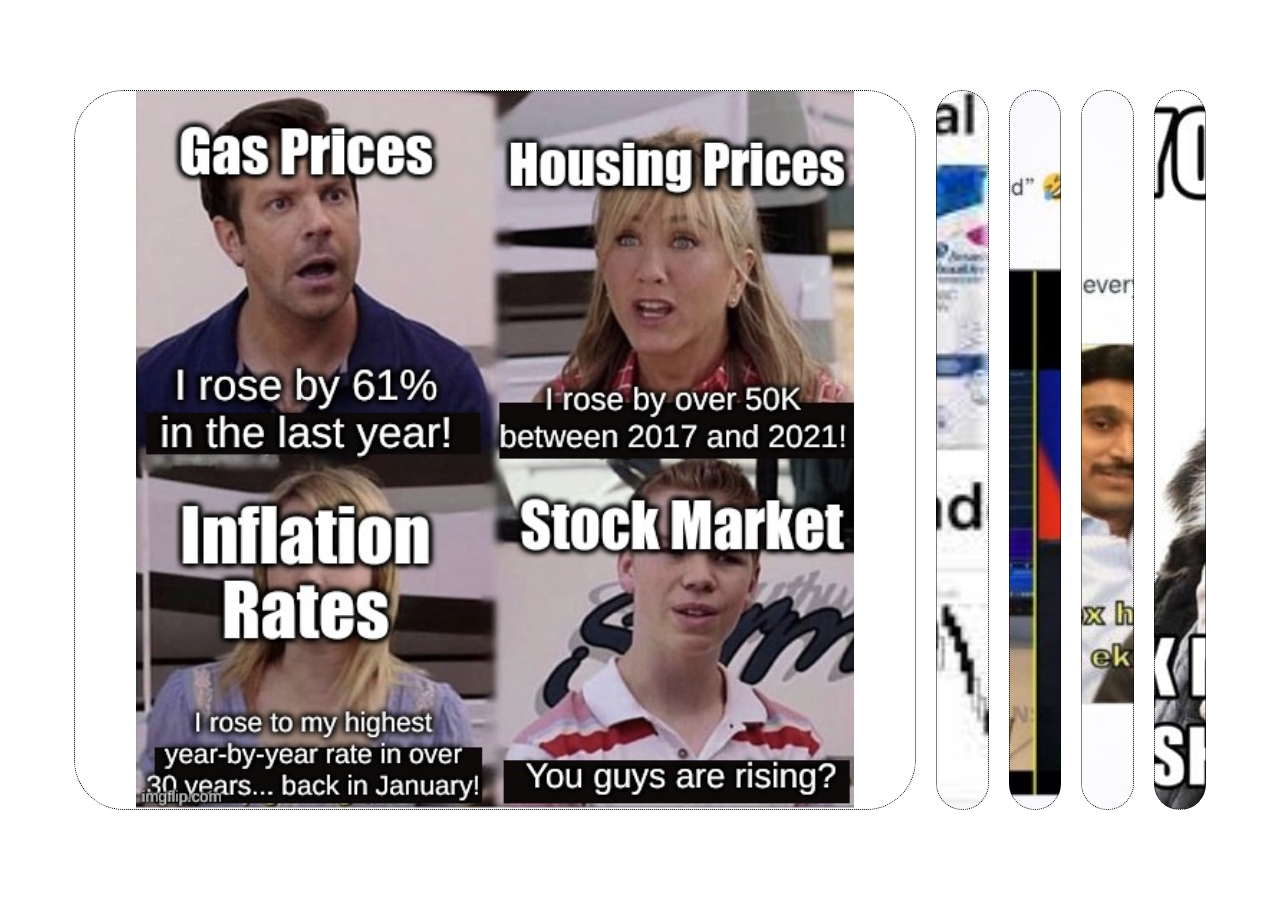
<file: Day 1 P1/index.html>
<!DOCTYPE html>
<html lang="en">
<head>
    <meta charset="UTF-8">
    <meta http-equiv="X-UA-Compatible" content="IE=edge">
    <meta name="viewport" content="width=device-width, initial-scale=1.0">
    <!-- <link rel="stylesheet" href="https://cdnjs.cloudflare.com/ajax/libs/font-awesome/6.1.1/css/all.min.css" integrity="sha512-KfkfwYDsLkIlwQp6LFnl8zNdLGxu9YAA1QvwINks4PhcElQSvqcyVLLD9aMhXd13uQjoXtEKNosOWaZqXgel0g==" crossorigin="anonymous" referrerpolicy="no-referrer" /> -->
    <link rel="stylesheet" href="style.css">
    <title>Day 1 Project 1 Expanding Cards</title>

</head>
<body>

    <div class="container">
        <div class="panel active" style="background-image: url('memes/67oq0m.jpg')">
            <h2></h2>
        </div>
        <div class="panel" style="background-image: url('memes/download.jfif')">
            <h2></h2>
        </div>
        <div class="panel" style="background-image: url('memes/meme2stockmarketcrash-784x441.jpg')">
            <h2></h2>
        </div>
        <div class="panel" style="background-image: url('memes/stockmarketcrash-784x441.jpg')">
            <h2></h2>
        </div>
        <div class="panel" style="background-image: url('memes/stock-market-memes-and-comics-brace-yourself-the-stock-market-is-crashing.jpg')">
            <h2></h2>
        </div>
    </div>

</body>
<script src="script.js"></script>
</html>
</file>
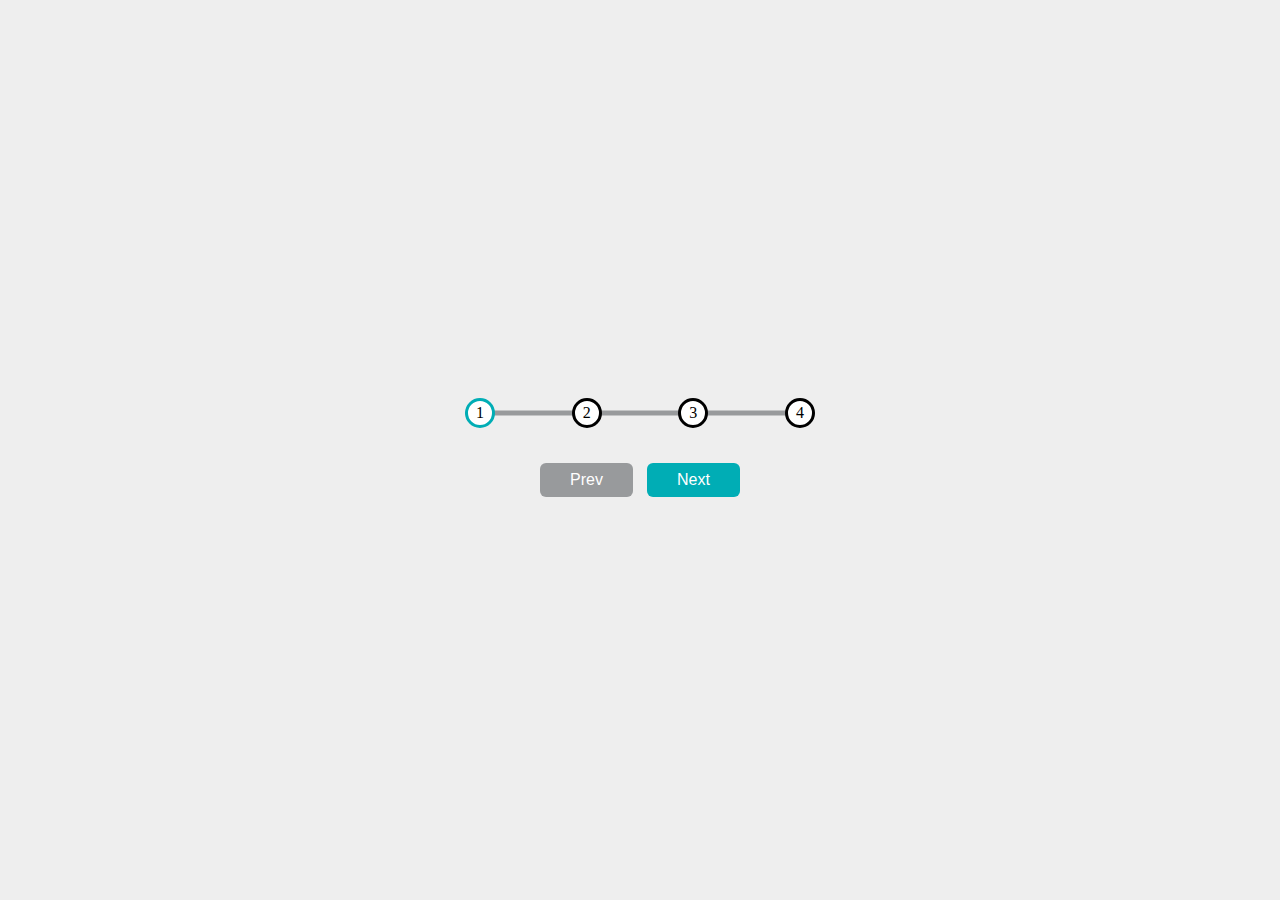
<file: Day 2 P2/index.html>
<!DOCTYPE html>
<html lang="en">
<head>
    <meta charset="UTF-8">
    <meta http-equiv="X-UA-Compatible" content="IE=edge">
    <meta name="viewport" content="width=device-width, initial-scale=1.0">
    <!-- <link rel="stylesheet" href="https://cdnjs.cloudflare.com/ajax/libs/font-awesome/6.1.1/css/all.min.css" integrity="sha512-KfkfwYDsLkIlwQp6LFnl8zNdLGxu9YAA1QvwINks4PhcElQSvqcyVLLD9aMhXd13uQjoXtEKNosOWaZqXgel0g==" crossorigin="anonymous" referrerpolicy="no-referrer" /> -->
    <link rel="stylesheet" href="style.css">
    <title>Day 2 Project 2</title>

</head>
<body>

    <div class="container">

        <div class="progress-container">
            <div class="progress" id="progress"></div>
            <div class="circle active">1</div>
            <div class="circle">2</div>
            <div class="circle">3</div>
            <div class="circle">4</div>
        </div>

        <button class="btn" id="prev" disabled>Prev</button>
        <button class="btn" id="next">Next</button>

    </div>

</body>
<script src="script.js"></script>
</html>
</file>
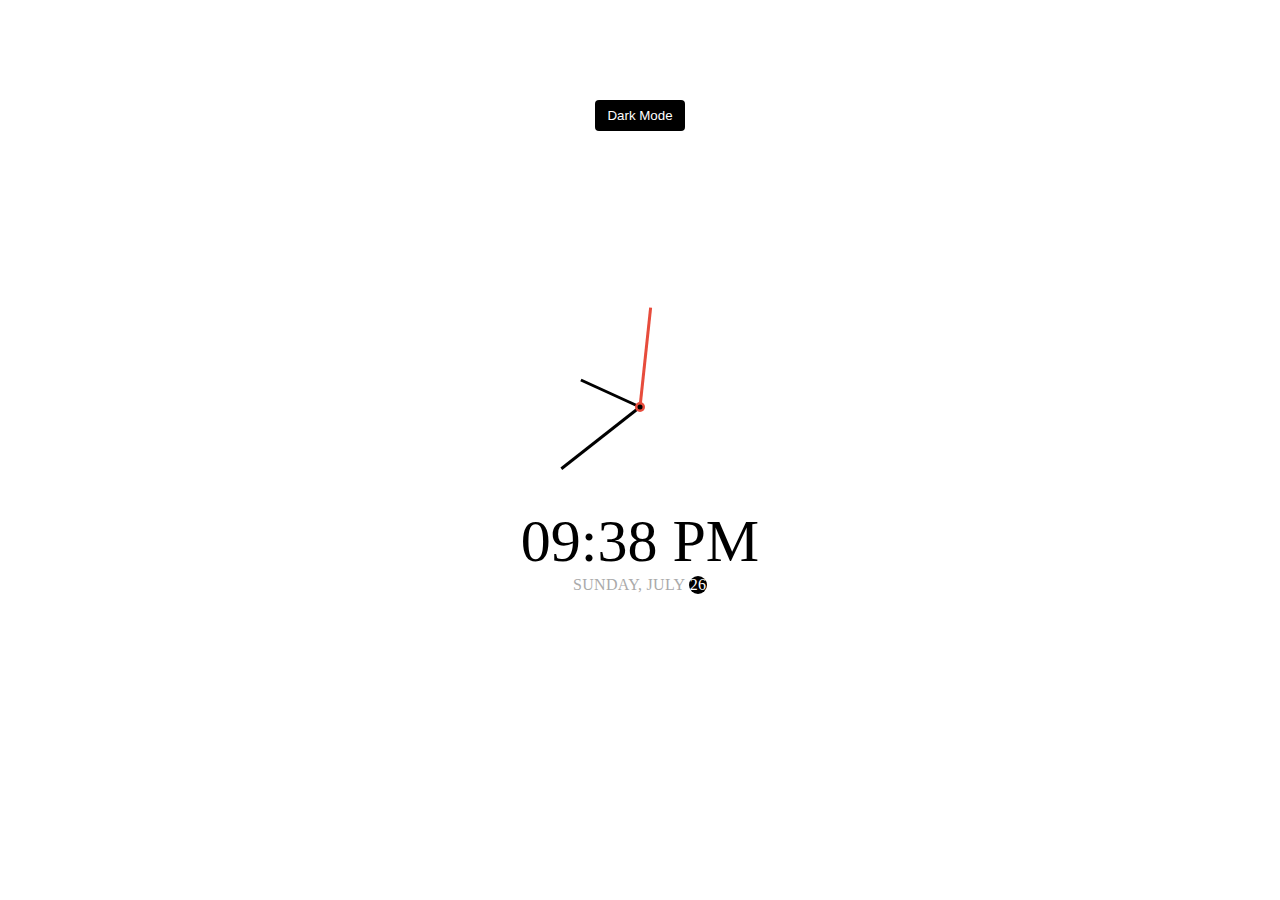
<file: Day 3 P3/index.html>
<!DOCTYPE html>
<html lang="en">
<head>
    <meta charset="UTF-8">
    <meta http-equiv="X-UA-Compatible" content="IE=edge">
    <meta name="viewport" content="width=device-width, initial-scale=1.0">
    <!-- <link rel="stylesheet" href="https://cdnjs.cloudflare.com/ajax/libs/font-awesome/6.1.1/css/all.min.css" integrity="sha512-KfkfwYDsLkIlwQp6LFnl8zNdLGxu9YAA1QvwINks4PhcElQSvqcyVLLD9aMhXd13uQjoXtEKNosOWaZqXgel0g==" crossorigin="anonymous" referrerpolicy="no-referrer" /> -->
    <link rel="stylesheet" href="style.css">
    <title>Day 3 Project 3</title>

</head>
<body>

    <button class="toggle">Dark Mode</button>

    <div class="clock-container">
        <div class="clock">
            <div class="needle hour"></div>
            <div class="needle minute"></div>
            <div class="needle second"></div>
            <div class="center-point"></div>
        </div>

        <div class="time"></div>
        <div class="date"><span class="circle"></span></div>
    </div> 

</body>
<script src="script.js"></script>
</html>
</file>
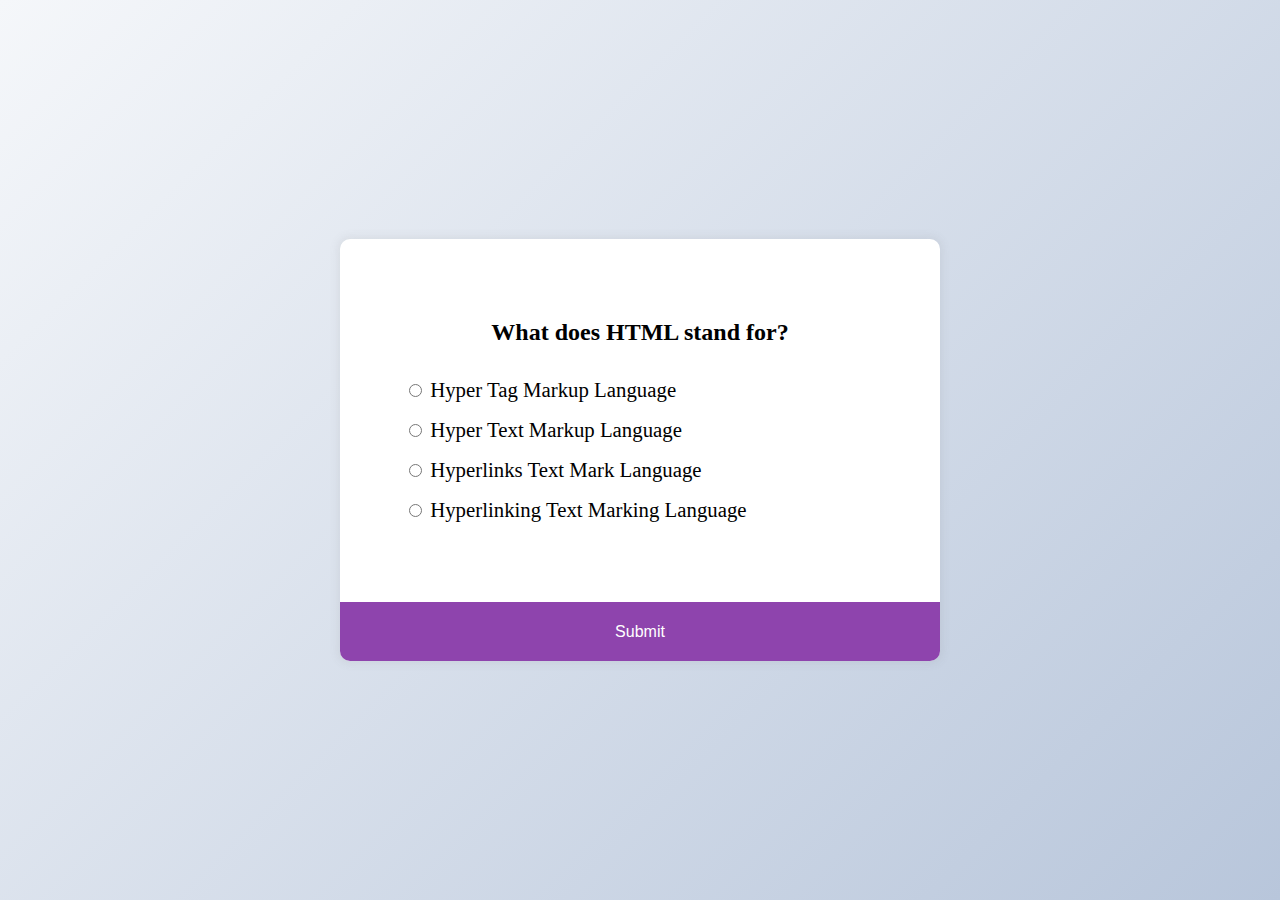
<file: Day 4 P4/index.html>
<!DOCTYPE html>
<html lang="en">
<head>
    <meta charset="UTF-8">
    <meta http-equiv="X-UA-Compatible" content="IE=edge">
    <meta name="viewport" content="width=device-width, initial-scale=1.0">
    <!-- <link rel="stylesheet" href="https://cdnjs.cloudflare.com/ajax/libs/font-awesome/6.1.1/css/all.min.css" integrity="sha512-KfkfwYDsLkIlwQp6LFnl8zNdLGxu9YAA1QvwINks4PhcElQSvqcyVLLD9aMhXd13uQjoXtEKNosOWaZqXgel0g==" crossorigin="anonymous" referrerpolicy="no-referrer" /> -->
    <link rel="stylesheet" href="style.css">
    <title>Day 4 Project 4</title>

</head>
<body>
        
    <div class="quiz-container" id="quiz">
        <div class="quiz-header">
            <h2 id="question">Question Text</h2>
            <ul>
                <li>
                    <input type="radio" name="answer" id="a" class="answer">
                    <label for="a" id="a_text">Question</label>
                </li>

                <li>
                    <input type="radio" name="answer" id="b" class="answer">
                    <label for="b" id="b_text">Question</label>
                </li>

                <li>
                    <input type="radio" name="answer" id="c" class="answer">
                    <label for="c" id="c_text">Question</label>
                </li>

                <li>
                    <input type="radio" name="answer" id="d" class="answer">
                    <label for="d" id="d_text">Question</label>
                </li>
            </ul>
        </div>
        <button id="submit">Submit</button>
    </div>

</body>
<script src="script.js"></script>
</html>
</file>
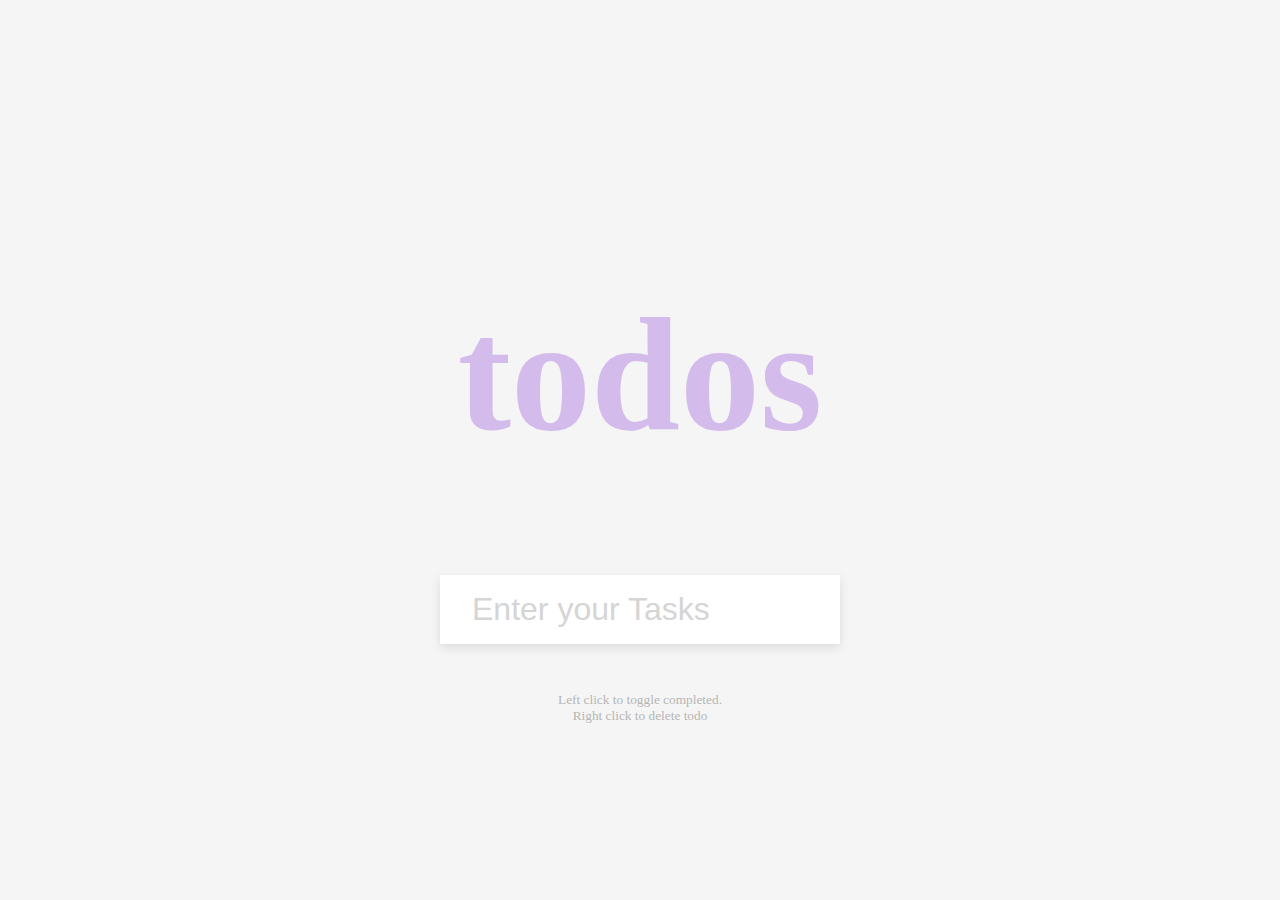
<file: Day 6 P6/index.html>
<!DOCTYPE html>
<html lang="en">
<head>
    <meta charset="UTF-8">
    <meta http-equiv="X-UA-Compatible" content="IE=edge">
    <meta name="viewport" content="width=device-width, initial-scale=1.0">
    <!-- <link rel="stylesheet" href="https://cdnjs.cloudflare.com/ajax/libs/font-awesome/6.1.1/css/all.min.css" integrity="sha512-KfkfwYDsLkIlwQp6LFnl8zNdLGxu9YAA1QvwINks4PhcElQSvqcyVLLD9aMhXd13uQjoXtEKNosOWaZqXgel0g==" crossorigin="anonymous" referrerpolicy="no-referrer" /> -->
    <link rel="stylesheet" href="style.css">
    <title>Day 1 Project 1</title>

</head>
<body>
    <h1>todos</h1>
    <form action="" id="form">
        <input type="text" class="input" id="input" autocomplete="off" placeholder="Enter your Tasks">

        <ul id="todos" class="todos">
            <!-- <li>My First Task</li>
            <li>My First Task</li>
            <li class="completed">My First Task</li> -->
        </ul>
    </form>
    <small>
        Left click to toggle completed.<br>
        Right click to delete todo
    </small>
</body>
<script src="script.js"></script>
</html>
</file>
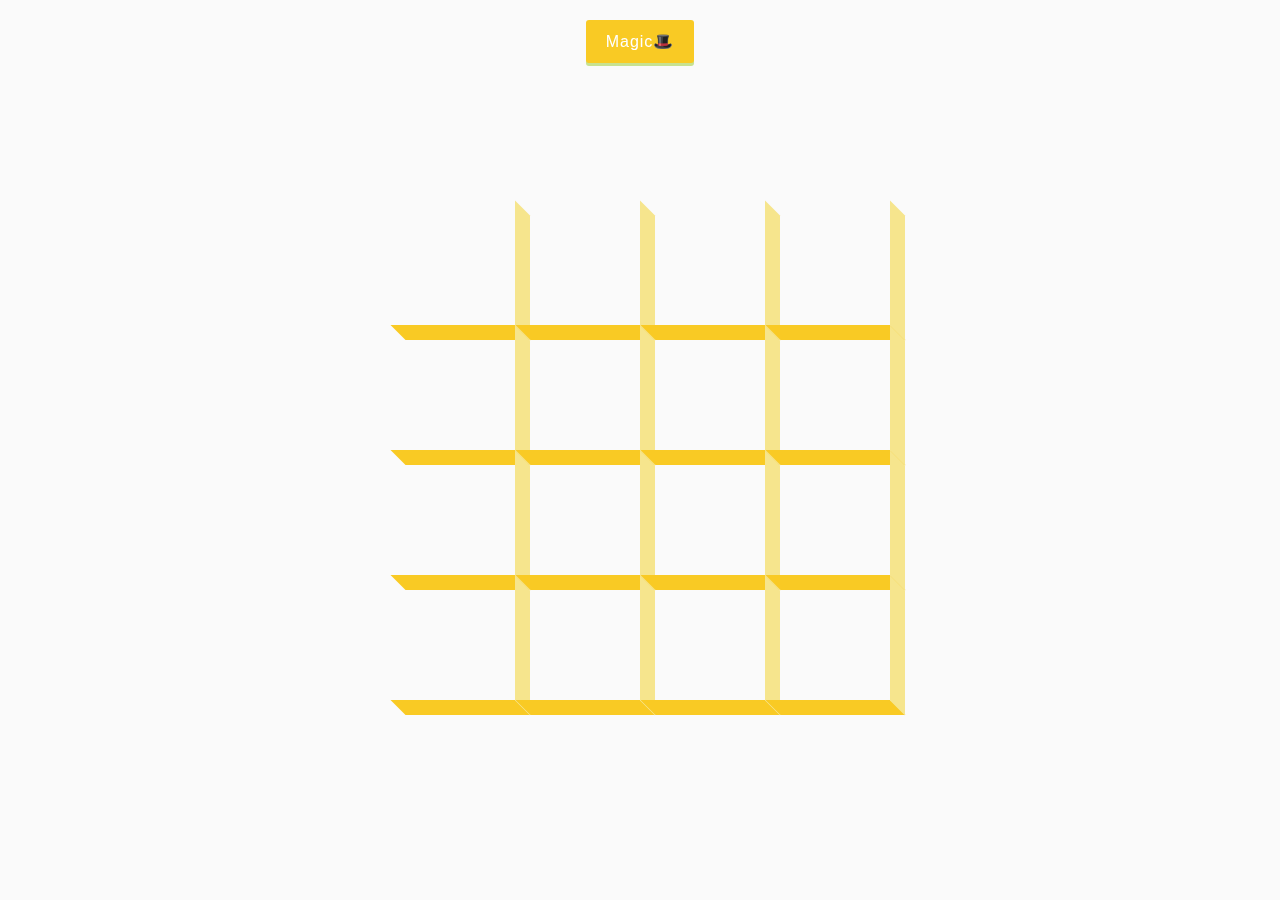
<file: Day 7 P7/index.html>
<!DOCTYPE html>
<html lang="en">
<head>
    <meta charset="UTF-8">
    <meta http-equiv="X-UA-Compatible" content="IE=edge">
    <meta name="viewport" content="width=device-width, initial-scale=1.0">
    <!-- <link rel="stylesheet" href="https://cdnjs.cloudflare.com/ajax/libs/font-awesome/6.1.1/css/all.min.css" integrity="sha512-KfkfwYDsLkIlwQp6LFnl8zNdLGxu9YAA1QvwINks4PhcElQSvqcyVLLD9aMhXd13uQjoXtEKNosOWaZqXgel0g==" crossorigin="anonymous" referrerpolicy="no-referrer" /> -->
    <link rel="stylesheet" href="style.css">
    <title>Day 7 Project 7</title>

</head>
<body>

    <button class="magic" id="btn">Magic🎩</button>
    <div class="boxes" id="boxes"></div>

</body>
<script src="script.js"></script>
</html>
</file>
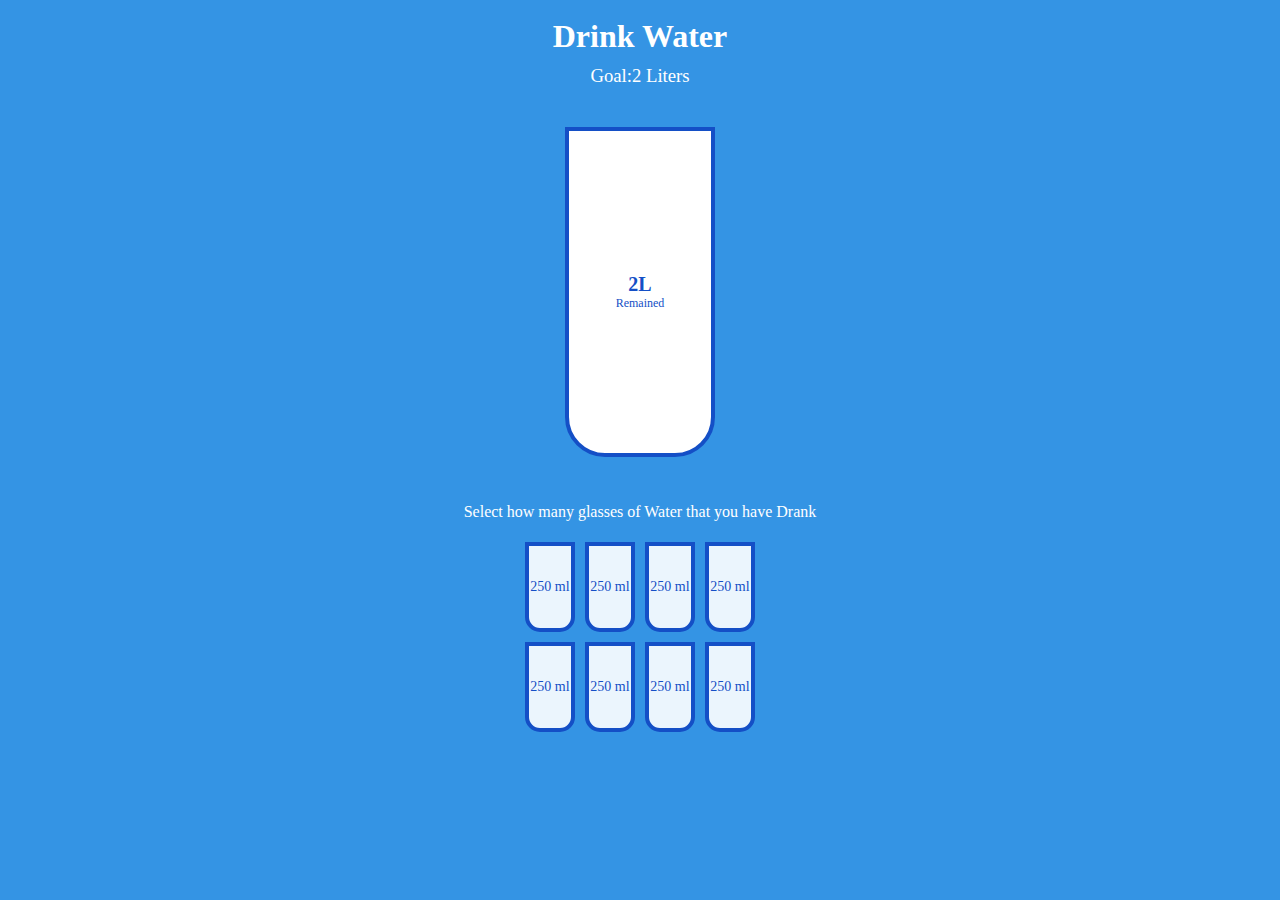
<file: Day 8 P8/index.html>
<!DOCTYPE html>
<html lang="en">
<head>
    <meta charset="UTF-8">
    <meta http-equiv="X-UA-Compatible" content="IE=edge">
    <meta name="viewport" content="width=device-width, initial-scale=1.0">
    <!-- <link rel="stylesheet" href="https://cdnjs.cloudflare.com/ajax/libs/font-awesome/6.1.1/css/all.min.css" integrity="sha512-KfkfwYDsLkIlwQp6LFnl8zNdLGxu9YAA1QvwINks4PhcElQSvqcyVLLD9aMhXd13uQjoXtEKNosOWaZqXgel0g==" crossorigin="anonymous" referrerpolicy="no-referrer" /> -->
    <link rel="stylesheet" href="style.css">
    <title>Day 8 Project 8</title>

</head>
<body>

    <h1>Drink Water</h1>
    <h3>Goal:2 Liters</h3>

    <div class="cup">
        <div class="remained" id="remained">
            <span id="liters"></span>
            <small>Remained</small>
        </div>

        <div class="percentage" id="percentage"></div>

    </div>

    <p class="text">Select how many glasses of Water that you have Drank</p>

    <div class="cups">
        <div class="cup cup-small">250 ml</div>
        <div class="cup cup-small">250 ml</div>
        <div class="cup cup-small">250 ml</div>
        <div class="cup cup-small">250 ml</div>
        <div class="cup cup-small">250 ml</div>
        <div class="cup cup-small">250 ml</div>
        <div class="cup cup-small">250 ml</div>
        <div class="cup cup-small">250 ml</div>
    </div>
</body>
<script src="script.js"></script>
</html>
</file>
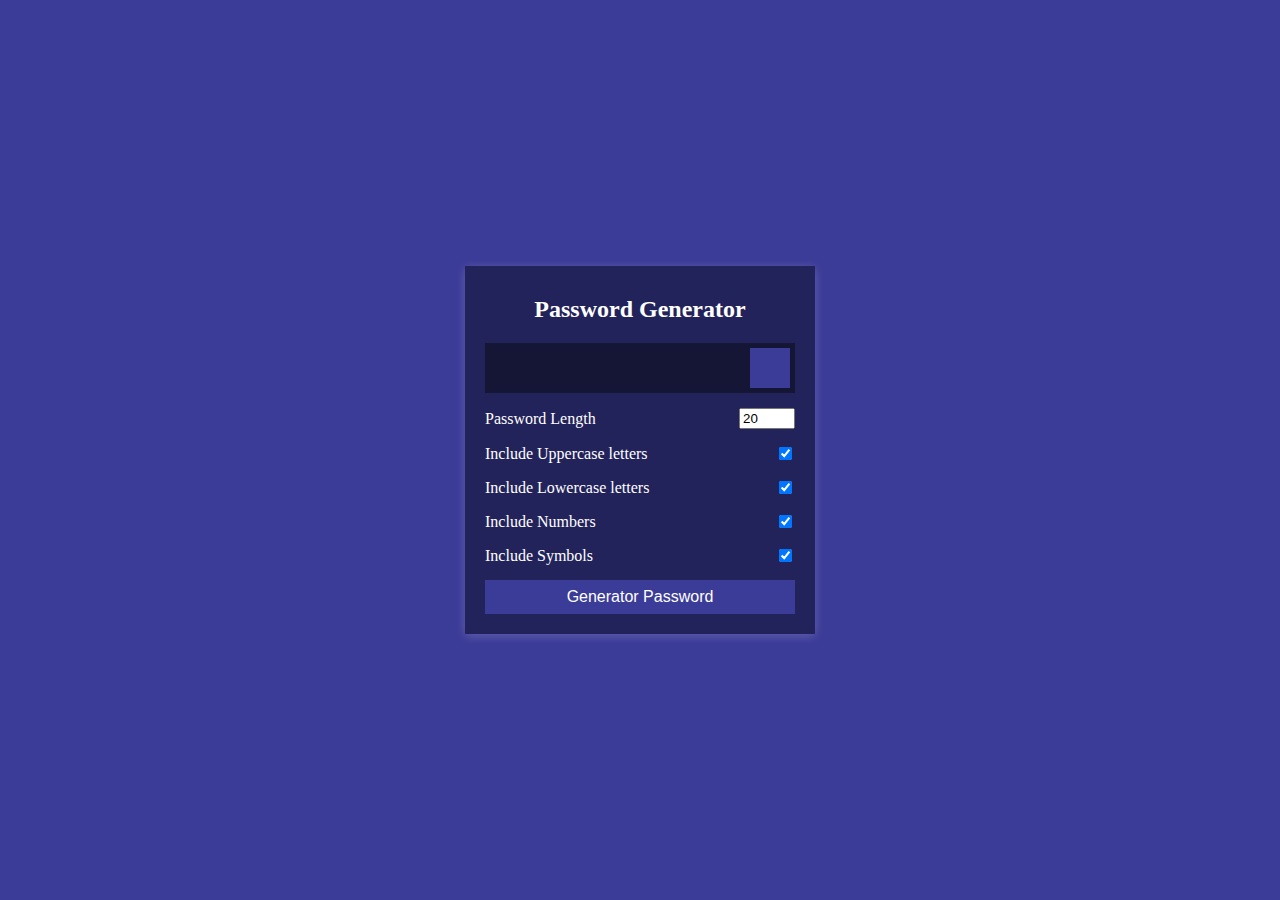
<file: Day 9 D9/index.html>
<!DOCTYPE html>
<html lang="en">
<head>
    <meta charset="UTF-8">
    <meta http-equiv="X-UA-Compatible" content="IE=edge">
    <meta name="viewport" content="width=device-width, initial-scale=1.0">
    <link rel="stylesheet" href="https://cdnjs.cloudflare.com/ajax/libs/font-awesome/6.1.1/css/all.min.css" integrity="sha512-KfkfwYDsLkIlwQp6LFnl8zNdLGxu9YAA1QvwINks4PhcElQSvqcyVLLD9aMhXd13uQjoXtEKNosOWaZqXgel0g==" crossorigin="anonymous" referrerpolicy="no-referrer" />
    <link rel="stylesheet" href="style.css">
    <title>Day 9 Project 9</title>

</head>
<body>
    <div class="container">
        <h2>Password Generator</h2>
        <div class="result-container">
            <span id="result"></span>
            <button class="btn" id="clipboard">
              <i class="far fa-clipboard"></i>
            </button>
          </div>
        <div class="settings">
            <div class="setting">
                <label>Password Length</label>
                <input type="number" id="length" min="4" max="20" value="20">
            </div>
            <div class="setting">
                <label>Include Uppercase letters</label>
                <input type="checkbox" id="uppercase" checked>
            </div>
            <div class="setting">
                <label>Include Lowercase letters</label>
                <input type="checkbox" id="lowercase" checked>
            </div>
            <div class="setting">
                <label>Include Numbers</label>
                <input type="checkbox" id="numbers" checked>
            </div>
            <div class="setting">
                <label>Include Symbols</label>
                <input type="checkbox" id="symbols" checked>
            </div>
        </div>
        <button class="btn btn-large" id="generator">
            Generator Password
        </button>
    </div>

</body>
<script src="script.js"></script>
</html>
</file>
<file: Day 1 P1/style.css>
*{
    box-sizing:border-box;
}

body{
    font-family:Arial, Helvetica, sans-serif sans-serif;
    display:flex;
    align-items:center;
    justify-content:center;
    height:100vh;
    overflow:hidden;
    margin:0;
}

.container{
    display:flex;
    width:90vw;
}

.panel{
    background-size:auto 100%;
    background-repeat:no-repeat;
    background-position:center;
    height:80vh;
    border-radius:50px;
    cursor: pointer;
    flex:0.3;
    margin: 10px;
    position: relative;
    transition:flex 0.2s ease-in;
    border: 1px dotted black;
}

.panel h2{
    font-size:24px;
    position:absolute;
    left:20px;
    bottom:20px;
    margin:0;
    opacity: 0;
}

.panel.active{
    flex: 5;
}

.panel.active h2 {
    opacity: 1;
}

@media(max-width:480px){
    .container{
        width:100vw;
    }
    .panel:nth-of-type(4),
    .panel:nth-of-type(5){
        display: none;
    }
}
</file>
<file: Day 2 P2/style.css>
*{
    box-sizing:border-box;
}

body{
    background-color: #EEEEEE;
    font-family:Arial, Helvetica, sans-serif sans-serif;
    display:flex;
    align-items:center;
    justify-content:center;
    height:100vh;
    overflow:hidden;
    margin:0;
}

.container{
    text-align:center;
}

.progress-container{
    display:flex;
    justify-content:space-between;
    position: relative;
    max-width:100%;
    width: 350px;
    margin-bottom:30px;
}

.progress-container::before{
    content: " ";
    background-color:#989a9c;
    position: absolute;
    top: 50%;
    left: 0;
    transform:translateY(-50%);
    height: 5px;
    width: 100%;
    z-index: -1;
    border-radius: 5px;
}

.progress{
    background-color: #00ADB5;
    position: absolute;
    top: 50%;
    left: 0;
    transform:translateY(-50%);
    height: 5px;
    width: 0%;
    z-index: -1;
    transition: 0.4s ease;
}

.circle{
    display:flex;
    align-items: center;
    justify-content: center;
    border: 3px solid black;
    background-color:#fff;
    color: black;
    border-radius: 50%;
    height: 30px;
    width: 30px;
    transition: 0.4s ease
}

.circle.active {
    border-color:#00ADB5;
}

.btn{
    background-color:#00ADB5;
    color: white;
    border-radius: 6px;
    border: 0;
    cursor: pointer;
    padding: 8px 30px;
    margin: 5px;    
    font-size:16px;
}

.btn:active{
    transform:scale(0.98);
}

.btn:focus{
    outline:0;
}

.btn:disabled{
    background-color: #989a9c;
    cursor:not-allowed;
}
</file>
<file: Day 3 P3/style.css>
*{
    box-sizing:border-box;
}

:root{
    --primary-color:#000;
    --secondary-color:#fff;
}

html{
    transition: all 0.5s ease-in;
}

html.dark{
    --primary-color:#fff;
    --secondary-color:#333;
}

html.dark{
    background-color:#111;
    color:var(--primary-color);
}

body{
    font-family:Arial, Helvetica, sans-serif sans-serif;
    display:flex;
    align-items:center;
    justify-content:center;
    height:100vh;
    overflow:hidden;
    margin:0;
}

.toggle{
    background-color:var(--primary-color);
    color:var(--secondary-color);
    border: 0;
    border-radius:4px;
    padding: 8px 12px;
    position:absolute;
    top:100px;
    cursor: pointer;
}

.toggle:focus{
    outline:none;
}

.clock-container{
    display:flex;
    flex-direction:column;
    justify-content:space-between;
    align-items:center;
}

.clock{
    position: relative;
    width:200px;
    height:200px;
}

.needle{
    background-color:var(--primary-color);
    position:absolute;
    top:50%;
    left:50%;
    height:65px;
    width:3px;
    transform-origin:bottom center;
    transition: all 0.5s ease-in;
}

.needle.hour{
    transform:translate(-50%,-100%) rotate(0deg);
}

.needle.minute{
    transform:translate(-50%,-100%) rotate(0deg);
    height:100px;
}

.needle.second{
    transform:translate(-50%,-100%) rotate(0deg);
    height:100px;
    background-color:#E74C3C;
}

.center-point{
    background-color:#E74C3C;
    width: 10px;
    height: 10px;
    position:absolute;
    top: 50%;
    left: 50%;
    transform: translate(-50%,-50%);
    border-radius:50%;
}

.center-point::after{
    content:"";
    background-color:var(--primary-color);
    width: 5px;
    height: 5px;
    position:absolute;
    top: 50%;
    left: 50%;
    transform: translate(-50%,-50%);
    border-radius:50%;
}

.time{
    font-size:60px;
}

.date{
    color: #aaa;
    font-size: 16px;
    letter-spacing: 0.3px;
    text-transform: uppercase;
}

.date .circle{
    background-color:var(--primary-color);
    color:var(--secondary-color);
    border-radius:50%;
    width: 18px;
    height: 18px;
    display: inline-flex;
    align-items:center;
    justify-content:center;
    line-height: 18px;
    transition: all 0.5s ease-in;
}
</file>
<file: Day 4 P4/style.css>
*{
    box-sizing:border-box;
}

body{
    font-family:Arial, Helvetica, sans-serif sans-serif;
    background-color: #b8c6db;
    background-image:linear-gradient(315deg,#b8c6db 0%,#f5f7fa 100%);
    display:flex;
    align-items:center;
    justify-content:center;
    height:100vh;
    overflow:hidden;
    margin:0;
}

.quiz-container{
    background-color: #fff;
    border-radius:10px;
    box-shadow:0 0 10px 2px rgba(100,100,100,0.1);
    width: 600px;
    overflow:hidden;
}

.quiz-header{
    padding: 4rem;
}

h2{
    padding: 1rem;
    text-align: center;
    margin: 0;
}

ul{
    list-style: none;
    padding: 0;
}

ul li{
    font-size:1.3rem;
    margin: 1rem 0;
}

ul li label{
    cursor: pointer;
}

button{
    background-color:#8e44ad;
    color:#fff;
    border: none;
    display: block;
    width: 100%;
    cursor: pointer;
    font-size:1rem;
    padding:1.3rem;
}

button:hover{
    background-color:#732d91;
}

button:focus{
    outline: none;
    background-color:#5e3370;
}
</file>
<file: Day 6 P6/style.css>
*{
    box-sizing:border-box;
}

body{
    background-color: #f5f5f5;
    color: #444;
    font-family:Arial, Helvetica, sans-serif sans-serif;
    display:flex;
    flex-direction:column;
    align-items:center;
    justify-content:center;
    height:100vh;
    overflow:scroll;
    margin:0;
}

h1{
    color:rgb(179,131,226);
    font-size:10rem;
    text-align: center;
    opacity:0.5;
}

form{
    box-shadow: 0 4px 10px rgba(0,0,0,0.1);
    max-width:100%;
    width:400px;
}

.input{
    border:none;
    color:#444;
    font-size:2rem;
    padding:1rem 2rem;
    display:block;
    width:100%;
}

.input:focus{
    outline-color:rgb(179,131,226); ;
}

.input::placeholder{
    color:#d5d5d5;
}

.todos{
    background-color:#fff;
    padding:0;
    margin:0;
    list-style:none;
}

.todos li{
    border-top:1px solid #e5e5e5;
    cursor: pointer;
    font-size:1.5rem;
    padding:1rem 2rem;
}

.todos li.completed{
    color:#b6b6b6;
    text-decoration: line-through;
}

small{
    color:#b5b5b5;;
    margin-top: 3rem;
    text-align: center;
}
</file>
<file: Day 7 P7/style.css>
*{
    box-sizing:border-box;
}

body{
    background-color:#fafafa;
    font-family:Arial, Helvetica, sans-serif sans-serif;
    display:flex;
    flex-direction:column;
    align-items:center;
    justify-content:center;
    height:100vh;
    overflow:scroll;
    margin:0;
}

.magic{
    background-color:#f9ca24;
    color:#fff;
    border:0;
    border-radius:3px;
    font-size:16px;
    padding:12px 20px;
    cursor: pointer;    
    position:fixed;
    top:20px;
    letter-spacing: 1px;
    box-shadow: 0 3px rgba(149,202,36,0.5);
    z-index: 100px;
}

.boxes{
    display: flex;
    flex-wrap: wrap;
    justify-content: space-around;
    height: 500px;
    width: 500px;
    position: relative;
}

.boxes.big{
    height:600px;
    width:600px;    
}

.boxes.big .box {
    transform: rotateZ(360deg);
}  

.box{
  background-image: url('https://c.tenor.com/Y6xLdwWm4hIAAAAd/minions-despicable-me.gif');
  background-repeat: no-repeat;
  background-size: 500px 500px;
  position: relative;
  height: 125px;
  width: 125px;
  transition:0.4s ease;
}

.box::after{
    content: " ";
    background-color: #f6e58d;
    position: absolute;
    top:8px;
    right:-15px;
    height: 100%;
    width:15px;
    transform: skewY(45deg);
}

.box::before{
    content: " ";
    background-color: #f9ca24;
    position: absolute;
    bottom: -15px;
    left:8px;
    height: 15px;
    width:100%;
    transform: skewX(45deg);
}
</file>
<file: Day 8 P8/style.css>
*{
    box-sizing:border-box;
}

:root{
    --border--color:#144fc6;
    --fill--color:#6ab3f8;
}

body{
    background-color:#3494e4;
    color: #fff;
    font-family:Arial, Helvetica, sans-serif sans-serif;
    display:flex;
    flex-direction:column;
    align-items:center;
    margin-bottom:40px;
}

h1{
    margin: 10px 0 0;
}

h3{
    font-weight: 400;
    margin:10px 0;
}

.cup{
    background-color: #fff;
    border:4px solid var(--border--color);
    color: var(--border--color);
    border-radius:0 0 40px 40px;
    height:330px;
    width:150px;
    margin: 30px 0;
    display:flex;
    flex-direction:column;
    overflow: hidden;
}

.cup.cup-small{
    width: 50px;
    height:90px;
    border-radius:0 0 15px 15px;
    background-color: rgba(255,255,255,0.9);
    cursor:pointer;
    font-size:14px;
    align-items:center;
    justify-content:center;
    text-align: center;
    transition:0.3s ease;
    margin:5px;
}

.cup.cup-small.full{
    background-color:var(--fill--color);
    color: #fff;
}

.cups{
    display:flex;
    flex-wrap: wrap;
    width:240px;
    align-items:center;
    justify-content:center;
    text-align: center;
}

.remained{
    display:flex;
    flex-direction: column;
    align-items:center;
    justify-content:center;
    text-align: center;
    flex:1;
    transition:0.3s ease;
}

.remained span{
    font-size:20px;
    font-weight: bold;    
}

.remained small{
    font-size:12px;
}

.percentage{
    background-color:var(--fill--color);
    display:flex;
    align-items:center;
    justify-content:center;
    text-align: center;
    font-size: 30px;
    font-weight: bold;
    height:0;
    transition:0.3s ease;
}
</file>
<file: Day 9 D9/style.css>
*{
    box-sizing:border-box;
}

body{
    background-color:#3b3b98;
    color:#fff;
    font-family:Arial, Helvetica, sans-serif sans-serif;
    display:flex;
    flex-direction:column;
    align-items:center;
    justify-content:center;
    height:100vh;
    overflow:hidden;
    padding:10px;
    margin:0;
}

h2{
    margin: 10px 0 20px 0;
    text-align:center;
}

.container{
    background-color: #23235b;
    box-shadow:0px 2px 10px rgba(255,255,255,0.2);
    padding:20px;
    width:350px;
    max-width:100%;
}

.result-container{
    background-color: rgba(0, 0, 0, 0.4);
    display: flex;
    justify-content:flex-start;
    align-items:center;
    position:relative;
    padding: 12px 10px;
    font-size:12px;
    height:50px;
    width:100%;
}

.result-container #result{
    font-size: 16px;
    word-wrap: break-word;
    max-width: calc(100% -40px);
}

.result-container .btn{
    position:absolute;
    top: 5px;
    right: 5px;
    height:40px;
    width:40px;
}

.btn{
    background-color:#3b3b98;
    color:#fff;
    border:none;
    font-size:16px;
    padding:8px 10px;
    cursor: pointer;
}

.btn-large{
    display:block;
    width:100%;
}

.setting{
    display:flex;
    justify-content:space-between;
    align-items:center;
    margin:15px 0;
}
</file>
